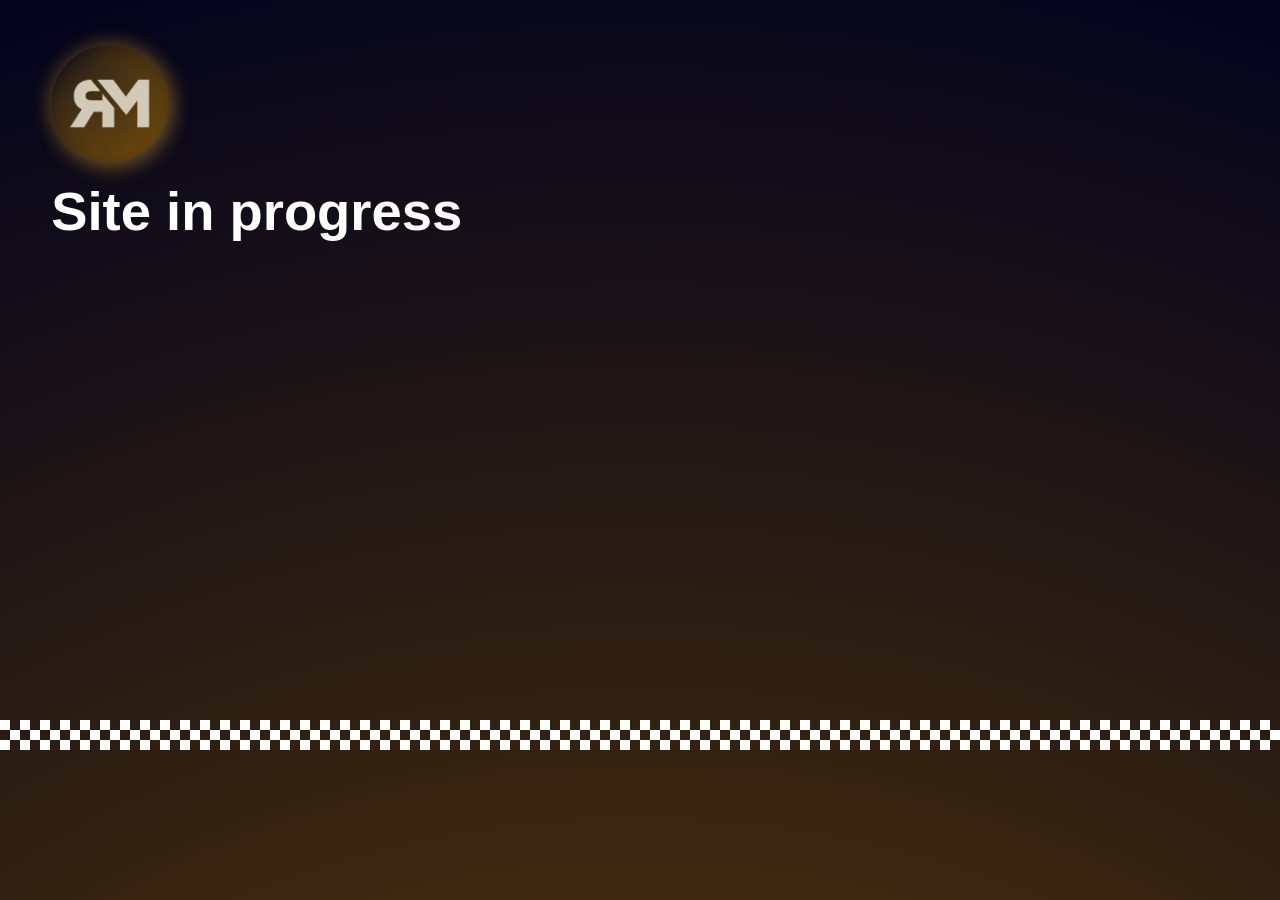
<file: index.html>
<!DOCTYPE html>
<head>
    <meta charset="UTF-8">
    <meta name="viewport" content="width=device-width, initial-scale=1.0">
    <meta name="description" content="Website in progress...">
    <meta name="keywords" content="remym, moscovitz, remymoscovitz, rmoscovitz">
    <link rel="icon" href="rm_custom_icon.png" type="image/png">
    <title>Remy Moscovitz</title>
    <meta property="og:title" content="Remy Moscovitz" />
    <meta property="og:description" content="Wesite in progress..." />
    <meta property="og:image" content="rm_custom_icon.png" />
    <meta property="og:url" content="remymoscovitz.com" />
    <html lang="en">
    <link href="css.css" rel="stylesheet" type="text/css">
</head>
<body>
    <div class="bg_custom"></div>
    <div class="floating_div"></div>
    <img class="floating_logo" src="rm_custom_icon.png">
    <h1 class="main_header2">Site in progress</h1>
    <div class="loader"></div>
</body>
</html>
</file>
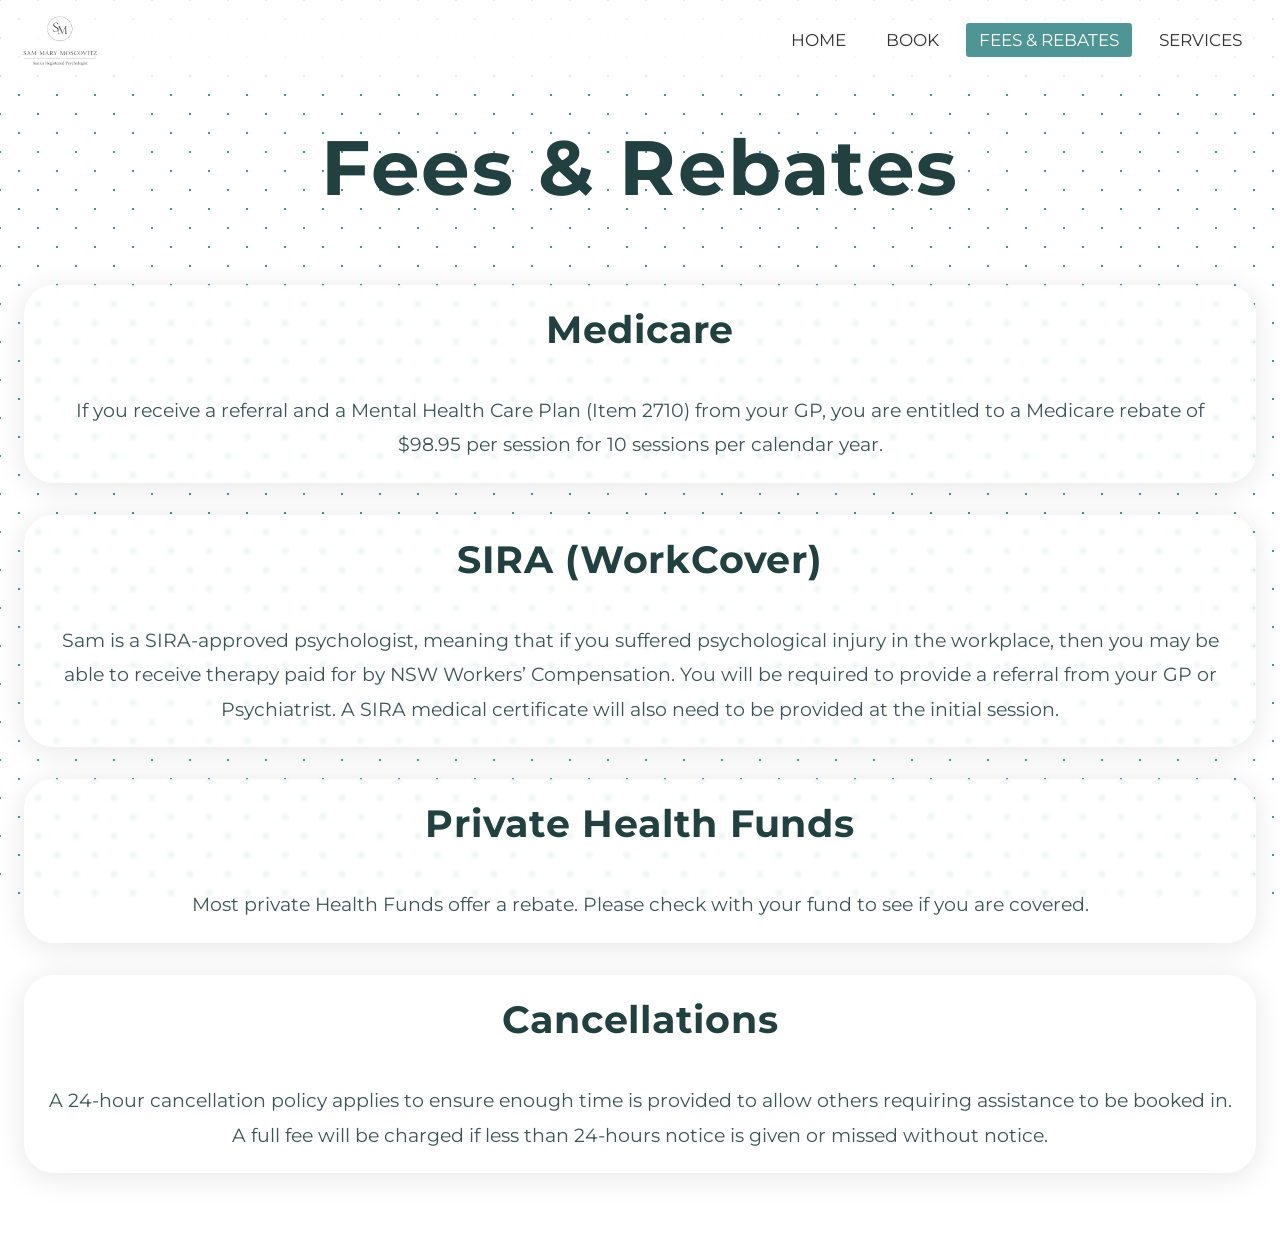
<file: projects/websites/mmspsychology/fees&rebates/index.html>
<!DOCTYPE html>
<html lang="en" dir="ltr">
<head>
  <meta charset="utf-8">
  <title>MMS | Fees & Rebates</title>
  <meta name="viewport" content="width=device-width, initial-scale=1.0">
  <link rel="stylesheet" href="../styles/navigation.css">
  <link rel="stylesheet" href="../styles/global.css">
  <link rel="stylesheet" href="../styles/home.css">
  <!-- Font Awesome Link for Icons -->
  <link rel="stylesheet" href="https://cdnjs.cloudflare.com/ajax/libs/font-awesome/5.15.3/css/all.min.css" />
  <link rel="icon" href="/projects/websites/mmspsychology/media/icons/favicon.png/">
  <link rel="apple-touch-icon" href="/projects/websites/mmspsychology/media/icons/favicon.png/">
</head>
<body>
  <nav>
    <!-- Checkbox for toggling menu -->
    <input type="checkbox" id="check">
    <!-- Menu icon -->
    <label for="check" class="checkbtn">
      <i class="fas fa-bars"></i>
    </label>
    <!-- Site logo -->
    <a href="/projects/websites/mmspsychology/"><img src="/projects/websites/mmspsychology/media/logo2.png" alt="Logo" class="logo"></a>

    <!-- Navigation links -->
    <ul>
      <li><a href="../">Home</a></li>
      <li><a href="/projects/websites/mmspsychology/book">Book</a></li>
      <li><a class="active" href="/projects/websites/mmspsychology/fees&rebates/">Fees & Rebates</a></li>
      <li><a href="#">Services</a></li>
    </ul>
  </nav>

  <main class="home-hero appointments-page">
    <div class="hero-content">
      <div class="hero-text">
        <h1>Fees & Rebates</h1>
      </div>

      <section class="info-section appointments-grid">
        <div class="info-card appointment-card">
          <h2>Medicare</h2>
            <p>
              If you receive a referral and a Mental Health Care Plan (Item 2710) from your GP, you are entitled to a Medicare rebate of $98.95 per session for 10 sessions per calendar year.
            </p>
        </div>

        <div class="info-card appointment-card">
          <h2>SIRA (WorkCover)</h2>
            <p>
              Sam is a SIRA-approved psychologist, meaning that if you suffered psychological injury in the workplace, then you may be able to receive therapy paid for by NSW Workers’ Compensation. You will be required to provide a referral from your GP or Psychiatrist. A SIRA medical certificate will also need to be provided at the initial session.
            </p>
        </div>

        <div class="info-card appointment-card">
          <h2>Private Health Funds</h2>
            <p>
              Most private Health Funds offer a rebate. Please check with your fund to see if you are covered.
            </p>
        </div>

        <div class="info-card appointment-card">
          <h2>Cancellations</h2>
            <p>
              A 24-hour cancellation policy applies to ensure enough time is provided to allow others requiring assistance to be booked in. A full fee will be charged if less than 24-hours notice is given or missed without notice.
            </p>
        </div>

      </section>
    </div>
  </main>
</body>
</html>
</file>
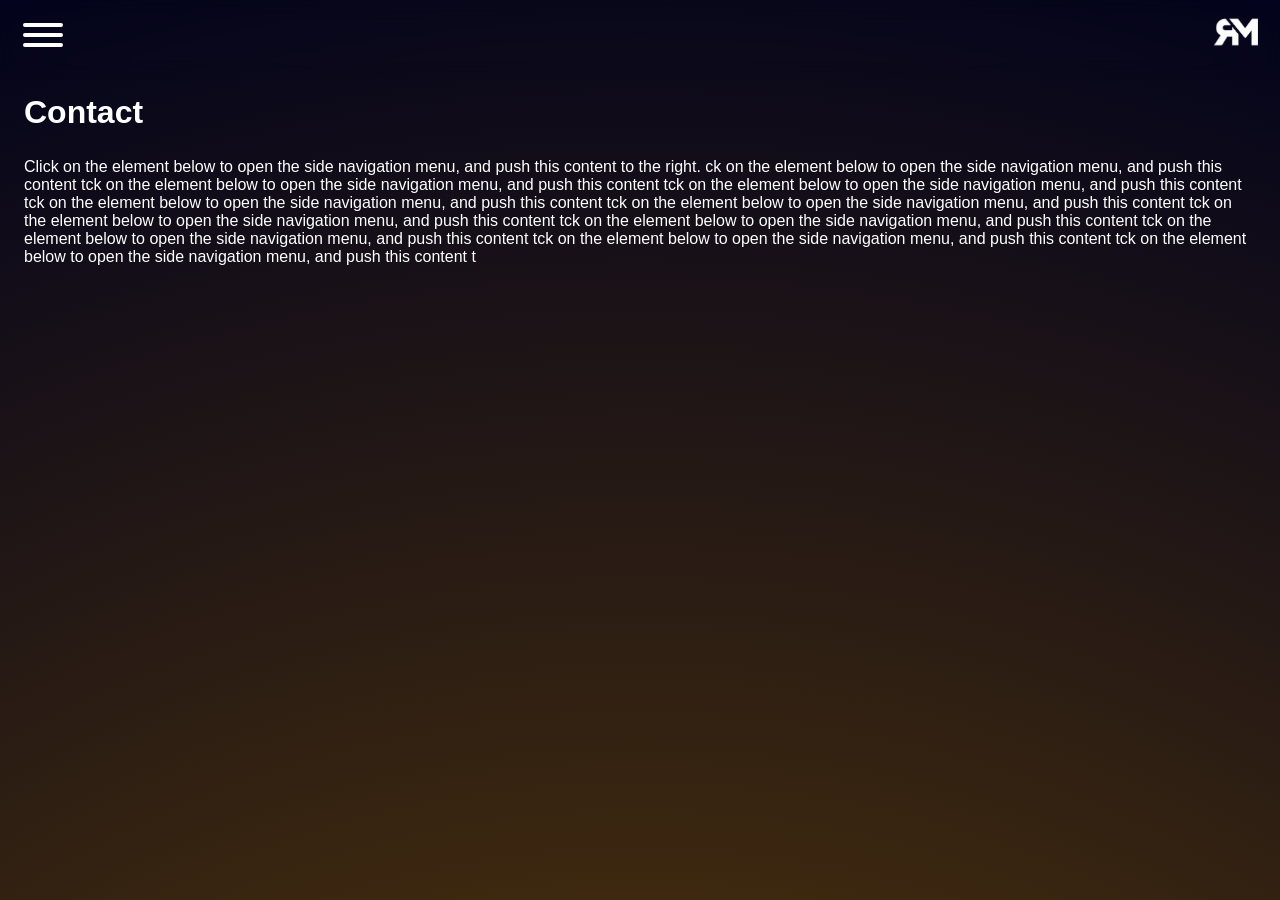
<file: contact.html>
<!DOCTYPE html>

<head>
  <meta charset="UTF-8">
  <meta name="viewport" content="width=device-width, initial-scale=1.0">
  <meta name="description" content="Website in progress...">
  <meta name="keywords" content="remym, moscovitz, remymoscovitz, rmoscovitz">
  <link rel="icon" href="rm_custom_icon.png" type="image/png">
  <title>Contact</title>
  <meta property="og:title" content="Remy Mosvitz" />
  <meta property="og:description" content="Wesite in progress..." />
  <meta property="og:image" content="rm_custom_icon.png" />
  <meta property="og:url" content="remymoscovitz.com" />
  <html lang="en">
  <link href="hamburger.css" rel="stylesheet" type="text/css">
</head>

<body onload="fadeIn()">
  <div class="top_fade">
    <img src="white_nav_icon.png" class="top-right-logo">  
  </div>
  <div id="mySidenav" class="sidenav">
    <a href="home.html">Home</a>
    <a href="#">LinkedIn</a>
    <a href="projects.html">Projects</a>
    <a href="github.html">GitHub</a>
    <a href="#">About</a>
  </div>
  <div style="position: fixed; z-index: 4;">
    <div class="name"></div>
    <div class="hamburger hamburger--minus js-hamburger">
      <div class="hamburger-box">
        <div class="hamburger-inner"></div>
      </div>
    </div>
  </div>
  <script>
    // Look for .hamburger
    var hamburger = document.querySelector(".hamburger");
    var isOpen = false; // Track the state of the menu

    // On click
    hamburger.addEventListener("click", function () {
      // Toggle class "is-active"
      hamburger.classList.toggle("is-active");

      // Check if the menu is currently open or closed
      if (isOpen) {
        closeNav();
      } else {
        openNav();
      }

      // Toggle the state
      isOpen = !isOpen;
    });

    function openNav() {
      document.getElementById("mySidenav").style.width = "250px";
      document.getElementById("main").style.marginLeft = "250px";
    }

    function closeNav() {
      document.getElementById("mySidenav").style.width = "0";
      document.getElementById("main").style.marginLeft = "0";
    }
    function fadeIn() {
            document.getElementById("main").style.opacity = "1";
            document.getElementById("main").style.marginTop = "0px";

        }
  </script>

  <div id="main">
    <div id="fadeIn">
     
      <div class="spacer"></div>
      <h2 style="font-size: 2rem;">Contact</h2>
      <p style="font-size: 1 rem;">Click on the element below to open the side navigation menu, and push this content to
        the right. ck on the element below to open the side navigation menu, and push this content tck on the element below to open the side navigation menu, and push this content tck on the element below to open the side navigation menu, and push this content tck on the element below to open the side navigation menu, and push this content tck on the element below to open the side navigation menu, and push this content tck on the element below to open the side navigation menu, and push this content tck on the element below to open the side navigation menu, and push this content tck on the element below to open the side navigation menu, and push this content tck on the element below to open the side navigation menu, and push this content tck on the element below to open the side navigation menu, and push this content t</p>
    </div>
  </div>
</body>

</html>
</file>
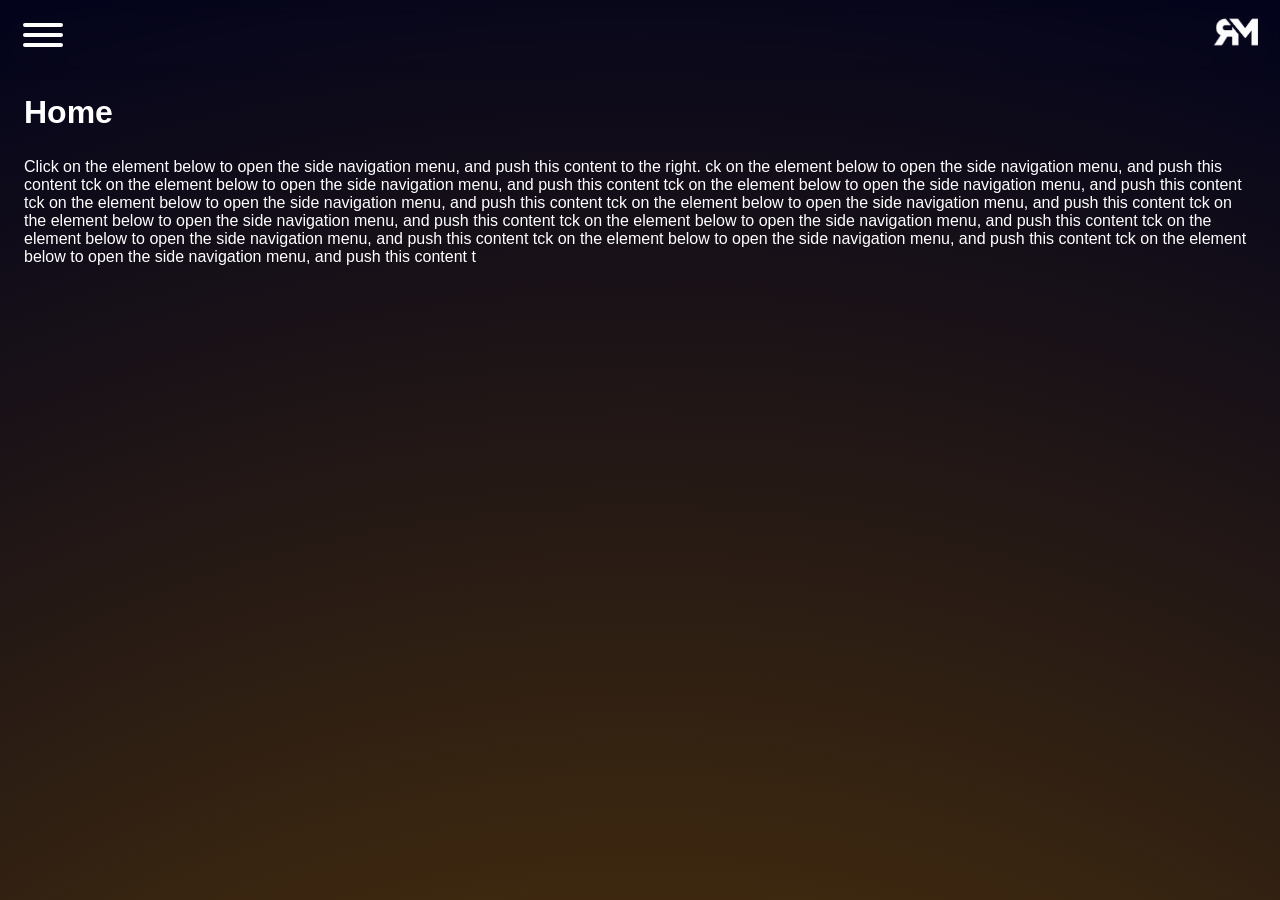
<file: home.html>
<!DOCTYPE html>

<head>
  <meta charset="UTF-8">
  <meta name="viewport" content="width=device-width, initial-scale=1.0">
  <meta name="description" content="Website in progress...">
  <meta name="keywords" content="remym, moscovitz, remymoscovitz, rmoscovitz">
  <link rel="icon" href="rm_custom_icon.png" type="image/png">
  <title>Home</title>
  <meta property="og:title" content="Remy Mosvitz" />
  <meta property="og:description" content="Wesite in progress..." />
  <meta property="og:image" content="rm_custom_icon.png" />
  <meta property="og:url" content="remymoscovitz.com" />
  <html lang="en">
  <link href="hamburger.css" rel="stylesheet" type="text/css">
</head>

<body onload="fadeIn()">
  <div class="top_fade"> 
    <img src="white_nav_icon.png" class="top-right-logo">
  </div>
  <div id="mySidenav" class="sidenav">
    <a href="#">LinkedIn</a>
    <a href="projects/index.html">Projects</a>
    <a href="github.html">GitHub</a>
    <a href="contact.html">Contact</a>
    <a href="#">About</a>
  </div>
  <div style="position: fixed; z-index: 4;">
    <div class="name"></div>
    <div class="hamburger hamburger--minus js-hamburger">
      <div class="hamburger-box">
        <div class="hamburger-inner"></div>
      </div>
    </div>
  </div>
  <script>
    // Look for .hamburger
    var hamburger = document.querySelector(".hamburger");
    var isOpen = false; // Track the state of the menu

    // On click
    hamburger.addEventListener("click", function () {
      // Toggle class "is-active"
      hamburger.classList.toggle("is-active");

      // Check if the menu is currently open or closed
      if (isOpen) {
        closeNav();
      } else {
        openNav();
      }

      // Toggle the state
      isOpen = !isOpen;
    });

    function openNav() {
      document.getElementById("mySidenav").style.width = "250px";
      document.getElementById("main").style.marginLeft = "250px";
    }

    function closeNav() {
      document.getElementById("mySidenav").style.width = "0";
      document.getElementById("main").style.marginLeft = "0";
    }
    function fadeIn() {
            document.getElementById("main").style.opacity = "1";
            document.getElementById("main").style.marginTop = "0px";

        }
  </script>

  <div id="main">
    
     
    <div class="spacer">
      </div>
       <div id="fadeIn">
       <h2 style="font-size: 2rem;">Home</h2>
       <p style="font-size: 1 rem;">Click on the element below to open the side navigation menu, and push this content to
        the right. ck on the element below to open the side navigation menu, and push this content tck on the element below to open the side navigation menu, and push this content tck on the element below to open the side navigation menu, and push this content tck on the element below to open the side navigation menu, and push this content tck on the element below to open the side navigation menu, and push this content tck on the element below to open the side navigation menu, and push this content tck on the element below to open the side navigation menu, and push this content tck on the element below to open the side navigation menu, and push this content tck on the element below to open the side navigation menu, and push this content tck on the element below to open the side navigation menu, and push this content t
      </p>
      
    </div>
  </div>
</body>

</html>
</file>
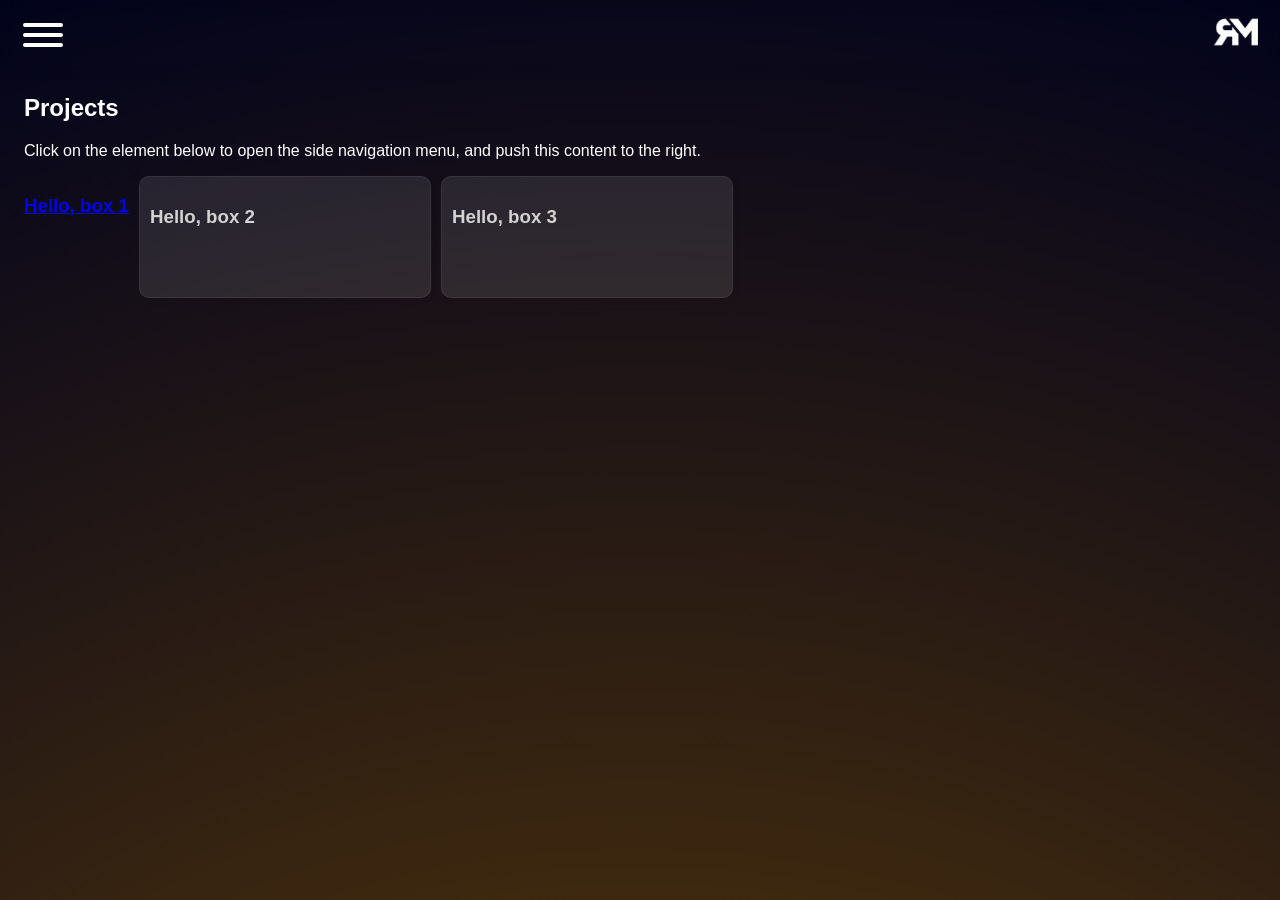
<file: projects.html>
<!DOCTYPE html>

<head>
    <meta charset="UTF-8">
    <meta name="viewport" content="width=device-width, initial-scale=1.0">
    <meta name="description" content="Website in progress...">
    <meta name="keywords" content="remym, moscovitz, remymoscovitz, rmoscovitz">
    <link rel="icon" href="rm_custom_icon.png" type="image/png">
    <title>Projects</title>
    <meta property="og:title" content="Remy Mosvitz" />
    <meta property="og:description" content="Wesite in progress..." />
    <meta property="og:image" content="rm_custom_icon.png" />
    <meta property="og:url" content="remymoscovitz.com" />
    <html lang="en">
    <link href="hamburger.css" rel="stylesheet" type="text/css">
</head>

<body onload="fadeIn()">
    <div class="top_fade"> <img src="white_nav_icon.png" class="top-right-logo"></div>
    <div id="mySidenav" class="sidenav">
        <a href="home.html">Home</a>
        <a href="contact.html">LinkedIn</a>
        <a href="github.html">GitHub</a>
        <a href="contact.html">Contact</a>
        <a href="#">About</a>
    </div>
    <div style="position: fixed; z-index:3;">
        <div class="name"></div>
        <div class="hamburger hamburger--minus js-hamburger">
            <div class="hamburger-box">
                <div class="hamburger-inner"></div>
            </div>
        </div>
    </div>
    <script>
        // Look for .hamburger
        var hamburger = document.querySelector(".hamburger");
        var isOpen = false; // Track the state of the menu

        // On click
        hamburger.addEventListener("click", function () {
            // Toggle class "is-active"
            hamburger.classList.toggle("is-active");

            // Check if the menu is currently open or closed
            if (isOpen) {
                closeNav();
            } else {
                openNav();
            }

            // Toggle the state
            isOpen = !isOpen;
        });

        

        function fadeIn() {
            document.getElementById("main").style.opacity = "1";
            document.getElementById("main").style.marginTop = "0px";

        }

        



        function openNav() {
            document.getElementById("mySidenav").style.width = "250px";
            document.getElementById("main").style.marginLeft = "250px";
        }

        function closeNav() {
            document.getElementById("mySidenav").style.width = "0";
            document.getElementById("main").style.marginLeft = "0";
        }
    </script>
    <div id="main">
        <div id="fadeIn">
        <div class="spacer"></div>
        <h2>Projects</h2>
        <p>Click on the element below to open the side navigation menu, and push this content to the right.</p>
        <div class="project-items">

            <a href="projects/websites/BrownBears/">
                <div>
                <h3>Hello, box 1</h3>

            </div>
            </a>

            <div>
                <h3>Hello, box 2</h3>
            </div>

            <div>
                <h3>Hello, box 3</h3>
            </div>
        </div>
        </div>
    </div>
</body>

</html>
</file>
<file: css.css>
@charset "utf-8";

.bg_custom {
  background: radial-gradient(circle at 50% 210%, #784d03, #02031c); 
  /* Use!!!! https://learnui.design/tools/gradient-generator.html */
color: white;
height: 100vh;
width: 100vw;
position: fixed;
margin-left: -4vw;
z-index: -1;

}
.heading_me{
  font-size: 100rem;
}
.body_text {
  font-size: 10rem;
}
nav {
    /*background-color: black;*/
    text-align: right;
}
.main_header {
    font-family: arial; 
    font-size: 3.4rem; 
    margin-top: 20vh;
    z-index: 999;
    color: white;
    position: relative;

}

.main_header2{
    font-family: arial; 
    font-size: 3.4rem; 
    margin-top: 20vh;
    z-index: 999;
    color: white;
    position: fixed;

}

body {
    color: white;
    padding-left: 4vw;
    padding-right: 4vw;
    padding-top: 0vh;
    padding-bottom: 4vh;
    opacity: 1;
    /* to animate*/
     
}

@keyframes totheright {
    0% {left: 2vw;}
    50% {left:85.5vw;}
    100% {left: 2vw}
}
.floating_div {
    background-color: goldenrod;
    height: 13.5vh;
    width: 13.5vh;
    filter: blur(10px);
    opacity: 49%;
    border-radius: 999px;
    position: fixed;
    animation: totheright 6s infinite ease-in-out;
    top: 5vh;
    
}
@keyframes dots {

}

.loader {
width: 100vw;
height: 30px;
--c:#ffffff 50%,#ff000000 0;
background: 
linear-gradient(90deg ,var(--c)) 0 0%,
linear-gradient(-90deg,var(--c)) 0 50%,
linear-gradient(90deg ,var(--c)) 0 100%;
background-size: 20px calc(100%/3);
background-repeat: repeat-x;
animation: l8 .5s infinite linear;
position: fixed;
top: 80vh;
left: 0;
}
@keyframes l8 {
100% {background-position: -20px 0%,-20px 50%,-20px 100%}
}
.floating_logo {
    height: 13vh;
    width: 13vh;
    opacity: 70%;
    border-radius: 999px;
    position: fixed;
    animation: totheright 6s infinite ease-in-out;
    top: 5vh;
    
}

/*---------------------- Navigation -----------*/
.Title {
	color:#003168;
	font-family: Arial;
	text-align: center;
	background-color: #FFF;
	padding-top: 100vh;
	padding-bottom: 15px;
	font-size: 110%;
	font-size-adjust:0.5;	
}

.Page {
	background-color: #003168;
	
}

.Logo {
	margin-left: auto;
	height: 30px
}

/*----------------------------------------------Navigation--------------------------------------------*/



* {
    margin: 0;
    padding: 0;
    box-sizing: border-box;
  }
  
  body {
    font-family: "Poppins", sans-serif;
    overflow: hidden;
  }
  
  .container {
    max-width: 100%;
    width: 100%;
    height: 100px;
    margin: 0px;
  }
  
  .navbar {
    width: 100%;
    /*box-shadow: 0 1px 4px #784d03;*/
    
    
  }
  
  .nav-container {
      justify-content: space-between;
      align-items: center;
      height: 30vh;
      
  }
  
  .navbar .menu-items {
    display: inline-flex;
    width:100%;
  }
  
  .navbar .nav-container li {
    list-style: none;
  }
  /*-----Menu text Items--------------------*/
  .navbar .nav-container a {
    text-decoration: none;
    color: rgb(255, 255, 255);
    font-weight: 500;
    font-size: 3rem;
    padding: 0.7rem;
    font-family: arial;
      transition: font-size .35s ease-out;
  }
  
  .navbar .nav-container a:hover{
      
      
      font-size: 4rem;
    transition: font-size .4s ease-in-out;
  }
  
  /*-----Size of flyout menu--------------------*/
  
  .nav-container {
      display: block;
      position: relative;
      height: 89px;
      /*background: rgb(2,3,28);
background: linear-gradient(167deg, rgba(2,3,28,1) 0%, rgba(120,77,3,1) 100%);
     */ 
     
  }
  
  .nav-container .checkbox {
    position: absolute;
    display: block;
    height: 32px;
    width: 32px;
    top: 34%;
    left: 2%;
    z-index: 5;
    opacity: 0;
    cursor: pointer;
  }
  
  .nav-container .hamburger-lines {
    display: block;
    height: 26px;
    width: 32px;
    position: absolute;
    top: 34%;
    left: 2%;
    z-index: 2;
    display: flex;
    flex-direction: column;
    justify-content: space-between;
  }
  
  .nav-container .hamburger-lines .line {
    display: block;
    height: 4px;
    width: 100%;
    border-radius: 10px;
    background: rgb(255, 255, 255);
  }
  
  .nav-container .hamburger-lines .line1 {
    transform-origin: 0% 0%;
    transition: transform 0.4s ease-in-out;
    
  }
  
  .nav-container .hamburger-lines .line2 {
    transition: transform 0.2s ease-in-out;
  }
  
  .nav-container .hamburger-lines .line3 {
    transform-origin: 0% 100%;
    transition: transform 0.4s ease-in-out;
  }
  
  .navbar .menu-items {
      opacity: 1;
      padding-top: 15vh;
      color: white;
      /* background: #B4975A; */
      height: -10vh;
      width: 40vw;
      display: flex;
      flex-direction: column;
      
      transition: margin-bottom 0.25s ease, opacity 0.3s ease-in; /* Changed transition to only affect opacity */
      text-align: left;
      margin-left: -200%;
      position: fixed;
      
      
  }
  
  .navbar .menu-items li {
    margin-bottom: -10vh;
    font-size: 1.5rem;
    font-weight: 500;
    margin-left: 1vw;
    transition: margin-bottom 1s ease;
    
  }

  .navbar input[type="checkbox"]:checked ~ .menu-items li {
  transform: translateX(0);
  margin-bottom: 1vh;
  }
  
  .logo2 {
    position: absolute;
    top:19%;
    right: 15px;
    font-size: 1.2rem;
    color: white;
    height: 40px;
  }
  
  .nav-container input[type="checkbox"]:checked ~ .menu-items {
    transform: translateX(0);
    opacity: 1;
      margin-left: 0px;
      margin-bottom: 10vh;
      transition: margin-bottom 0.7 ease, opacity 0.3s ease;
  }

  .nav-container input[type="checkbox"]:not(:checked) ~ .menu-items {
    transform: translateX(0);
    opacity: 0;
    pointer-events: none;
      margin-left: 0px;
      margin-bottom: 40vh;
      transition: margin-bottom 0.7 ease, opacity 0.3s ease;
      

  
  }
  
  .nav-container input[type="checkbox"]:checked ~ .hamburger-lines .line1 {
    transform: rotate(45deg);
      background-color: white;
      
  }
  
  .nav-container input[type="checkbox"]:checked ~ .hamburger-lines .line2 {
    transform: scaleY(0);
      background-color: white;
      
  }
  
  .nav-container input[type="checkbox"]:checked ~ .hamburger-lines .line3 {
    transform: rotate(-45deg);
      background-color: white;
  }
  
  .nav-container input[type="checkbox"]:checked ~ .logo{
    display: none;
  }

  .main_content {
    color: white;
    margin-top: 15vh;
    
    
  }

    
  
  /* CSS Document */
  
  .Title1 {
      
    position: absolute;
    display: block;
    height: 32px;
    width: 32px;
    top: 30%;
    left: 46%;
    z-index: 5;
    font-size: 1.8rem;
    font-family: arial;
    opacity: 1;
    
  }

  .project-box {
    border: 2px solid white;
    border-radius: 15px;
    padding: 1rem;
    margin-bottom: 2rem;
    transition: transform 0.3s ease;
  }
  
/*--------------Testing Styles ----------------------------*/

.main_heading {
  color: white;
  font-family: Arial;
  font-size: 2rem;
  margin-left: 16vw

}
</file>
<file: projects/websites/mmspsychology/styles/navigation.css>
@import url('https://fonts.googleapis.com/css2?family=Montserrat:ital,wght@0,100..900;1,100..900&display=swap');

* {
  margin: 0;
  padding: 0;
  box-sizing: border-box;
}

html, body {
  margin: 0;
  padding: 0;
}

/* ==========================
   Navigation bar
   ========================== */
nav {
  background: #ffffff9e;
  height: 80px;
  width: 100%;
  padding-left: 20px;
  position: sticky;
  top: 0;
  z-index: 1000;
  display: flow-root;
  inset: 0;
  backdrop-filter: blur(25px);
}

/* logo image in navbar */
.logo {
  max-width: 120px;
  height: 80px;
  vertical-align: middle;
}

nav ul {
  float: right;
  margin-right: 20px;
  list-style: none;
}

nav ul li {
  display: inline-block;
  line-height: 80px;
  margin: 0 5px;
}

nav ul li a {
  text-decoration: none;
  color: #333;
  font-size: 17px;
  padding: 7px 13px;
  border-radius: 3px;
  text-transform: uppercase;
}

a.active,
a:hover {
  background: hsl(180, 30%, 45%);
  color: #fff;
  transition: 0.5s;
}

/* mobile menu icon */
.checkbtn {
  font-size: 22px;
  color: hsl(180, 30%, 45%);
  float: right;
  line-height: 80px;
  margin-right: 30px;
  cursor: pointer;
  display: none;
}

#check {
  display: none;
}

@media (max-width: 1050px) {
  .logo {
    max-width: 80px;
  }

  nav ul li a {
    font-size: 16px;
  }
}

@media (max-width: 890px) {
  .checkbtn {
    display: block;
  }

  nav ul {
    position: fixed;
    width: 100%;
    height: 100vh;
    background: #2c3e50;
    top: 80px;
    left: -100%;
    text-align: center;
    transition: all 0.5s;
    float: none;
    margin-right: 0;
  }

  nav ul li {
    display: block;
    margin: 50px 0;
    line-height: 30px;
  }

  nav ul li a {
    font-size: 20px;
    color: #fff;
  }

  a:hover,
  a.active {
    background: none;
    color: hsl(180, 30%, 45%);
  }

  #check:checked ~ ul {
    left: 0;
  }
}
</file>
<file: projects/websites/mmspsychology/styles/global.css>
/* Global styles (used across ALL pages) */

html, body {
    margin: 0;
    padding: 0;
    min-height: 100%;
}

body {
    font-family: "Montserrat", sans-serif;
    position: relative;
    background: none;
}

body::before {
    content: "";
    position: fixed;
    inset: 0;
    z-index: -1;
    pointer-events: none;

    background-color: #ffffff;
    background-image:
        radial-gradient(#4c9494 1.2px, transparent 1px),
        radial-gradient(#4c9494 1.2px, #ffffff 1px);
    background-size: 38px 38px;
    background-position: 0 0, 19px 19px;
}

/* Global heading styles */
h1, h2, h3 {
    color: #234040;
    font-weight: 700;
    letter-spacing: 0.02em;
}

/* Global paragraph styles */
p {
    color: #3d5555;
    line-height: 1.8;
}

@media (max-width: 768px) {
    .home-hero {
        padding: 36px 16px 56px;
    }

    .profile-image-wrapper {
        width: min(72vw, 360px);
        margin-bottom: 24px;
    }

    .hero-text h1 {
        font-size: clamp(2rem, 9vw, 3.4rem);
    }

    .info-section {
        gap: 24px;
        margin-top: 32px;
    }

    .info-card {
        padding: 30px 24px;
        border-radius: 24px;
        
    }
}
</file>
<file: projects/websites/mmspsychology/styles/home.css>
.home-hero {
    min-height: calc(100vh - 80px);
    display: flex;
    justify-content: center;
    padding: 48px 24px 72px;
    clear: both;
}

.hero-content {
    width: 100%;
    margin: 0 auto;
    display: flex;
    flex-direction: column;
    align-items: center;
    text-align: center;
}

.profile-image-wrapper {
    width: clamp(220px, 30vw, 380px);
    aspect-ratio: 1 / 1;
    border-radius: 50%;
    overflow: hidden;
    box-shadow: 0 10px 30px rgba(0, 0, 0, 0.12);
    margin-bottom: 28px;
    flex-shrink: 0;
}

.profile-image {
    width: 100%;
    height: 100%;
    object-fit: cover;
    display: block;
}

.hero-text {
    width: 100%;
}

.hero-text h1 {
    font-size: clamp(2.6rem, 6vw, 5rem);
    line-height: 1.05;
    margin: 0;
}

.info-section {
    width: 100%;
    display: grid;
    grid-template-columns: 1fr;
    gap: 32px;
    margin-top: 40px;
    align-self: stretch;
}

.info-card {
    /* From https://css.glass */
background: rgba(255, 255, 255, 0.2);
border-radius: 30px;
box-shadow: 0 4px 30px rgba(0, 0, 0, 0.1);
backdrop-filter: blur(2px);
-webkit-backdrop-filter: blur(6.1px);
border: 1px solid rgba(255, 255, 255, 0.3);
padding: 20px;
}


.info-card h2 {
    font-size: clamp(1.8rem, 3vw, 2.4rem);
    margin: 0 0 18px;
}

.info-card p {
    font-size: clamp(1rem, 1.5vw, 1.2rem);
    margin: 0;
}


.appointments-page .hero-text {
    margin-bottom: 36px;
}

.appointments-grid {
    gap: 32px;
}

.appointment-card {
    display: flex;
    flex-direction: column;
    align-items: center;
    gap: 22px;
}

.map-card {
    width: 100%;
    border-radius: 22px;
    overflow: hidden;
    box-shadow: 0 8px 22px rgba(35, 64, 64, 0.10);
}

.map-card iframe {
    width: 100%;
    height: 360px;
    border: 0;
    display: block;
}

.book-button {
    display: inline-flex;
    align-items: center;
    justify-content: center;
    min-width: 180px;
    padding: 14px 28px;
    border-radius: 999px;
    background: #4c9494;
    color: #ffffff;
    text-decoration: none;
    font-weight: 700;
    letter-spacing: 0.02em;
    transition: transform 0.2s ease, box-shadow 0.2s ease, background 0.2s ease;
    box-shadow: 0 10px 22px rgba(76, 148, 148, 0.25);
}

.book-button:hover {
    background: #3f8080;
    transform: translateY(-2px);
    box-shadow: 0 14px 28px rgba(76, 148, 148, 0.3);
}

@media (max-width: 768px) {
    .appointments-page .hero-text {
        margin-bottom: 28px;
    }

    .map-card iframe {
        height: 300px;
    }

    .book-button {
        width: 100%;
        min-width: 0;
    }
}
</file>
<file: hamburger.css>
/*! CREDIT:
 * Hamburgers
 * @description Tasty CSS-animated hamburgers
 * @author Jonathan Suh @jonsuh
 * @site https://jonsuh.com/hamburgers
 * @link https://github.com/jonsuh/hamburgers
 */
 .hamburger {
  padding: 15px 15px;
  display: inline-block;
  cursor: pointer;
  transition-property: opacity, filter;
  transition-duration: 0.15s;
  transition-timing-function: linear;
  font: inherit;
  color: inherit;
  text-transform: none;
  background-color: transparent;
  border: 0;
  margin: 0;
  overflow: visible; }
  .hamburger:hover {
    opacity: 0.7; }
  .hamburger.is-active:hover {
    opacity: 0.7; }
  .hamburger.is-active .hamburger-inner,
  .hamburger.is-active .hamburger-inner::before,
  .hamburger.is-active .hamburger-inner::after {
    background-color: white; }

.hamburger-box {
  width: 40px;
  height: 24px;
  display: inline-block;
  z-index: 99;
  position: relative; }

.hamburger-inner {
  display: block;
  top: 50%;
  margin-top: -2px; }
  .hamburger-inner, .hamburger-inner::before, .hamburger-inner::after {
    width: 40px;
    height: 4px;
    background-color: white;
    border-radius: 4px;
    position: absolute;
    transition-property: transform;
    transition-duration: 0.15s;
    transition-timing-function: ease; }
  .hamburger-inner::before, .hamburger-inner::after {
    content: "";
    display: block; }
  .hamburger-inner::before {
    top: -10px; }
  .hamburger-inner::after {
    bottom: -10px; }

/*
   * 3DX
   */
.hamburger--3dx .hamburger-box {
  perspective: 80px; }

.hamburger--3dx .hamburger-inner {
  transition: transform 0.15s cubic-bezier(0.645, 0.045, 0.355, 1), background-color 0s 0.1s cubic-bezier(0.645, 0.045, 0.355, 1); }
  .hamburger--3dx .hamburger-inner::before, .hamburger--3dx .hamburger-inner::after {
    transition: transform 0s 0.1s cubic-bezier(0.645, 0.045, 0.355, 1); }

.hamburger--3dx.is-active .hamburger-inner {
  background-color: transparent !important;
  transform: rotateY(180deg); }
  .hamburger--3dx.is-active .hamburger-inner::before {
    transform: translate3d(0, 10px, 0) rotate(45deg); }
  .hamburger--3dx.is-active .hamburger-inner::after {
    transform: translate3d(0, -10px, 0) rotate(-45deg); }

/*
   * 3DX Reverse
   */
.hamburger--3dx-r .hamburger-box {
  perspective: 80px; }

.hamburger--3dx-r .hamburger-inner {
  transition: transform 0.15s cubic-bezier(0.645, 0.045, 0.355, 1), background-color 0s 0.1s cubic-bezier(0.645, 0.045, 0.355, 1); }
  .hamburger--3dx-r .hamburger-inner::before, .hamburger--3dx-r .hamburger-inner::after {
    transition: transform 0s 0.1s cubic-bezier(0.645, 0.045, 0.355, 1); }

.hamburger--3dx-r.is-active .hamburger-inner {
  background-color: transparent !important;
  transform: rotateY(-180deg); }
  .hamburger--3dx-r.is-active .hamburger-inner::before {
    transform: translate3d(0, 10px, 0) rotate(45deg); }
  .hamburger--3dx-r.is-active .hamburger-inner::after {
    transform: translate3d(0, -10px, 0) rotate(-45deg); }

/*
   * 3DY
   */
.hamburger--3dy .hamburger-box {
  perspective: 80px; }

.hamburger--3dy .hamburger-inner {
  transition: transform 0.15s cubic-bezier(0.645, 0.045, 0.355, 1), background-color 0s 0.1s cubic-bezier(0.645, 0.045, 0.355, 1); }
  .hamburger--3dy .hamburger-inner::before, .hamburger--3dy .hamburger-inner::after {
    transition: transform 0s 0.1s cubic-bezier(0.645, 0.045, 0.355, 1); }

.hamburger--3dy.is-active .hamburger-inner {
  background-color: transparent !important;
  transform: rotateX(-180deg); }
  .hamburger--3dy.is-active .hamburger-inner::before {
    transform: translate3d(0, 10px, 0) rotate(45deg); }
  .hamburger--3dy.is-active .hamburger-inner::after {
    transform: translate3d(0, -10px, 0) rotate(-45deg); }

/*
   * 3DY Reverse
   */
.hamburger--3dy-r .hamburger-box {
  perspective: 80px; }

.hamburger--3dy-r .hamburger-inner {
  transition: transform 0.15s cubic-bezier(0.645, 0.045, 0.355, 1), background-color 0s 0.1s cubic-bezier(0.645, 0.045, 0.355, 1); }
  .hamburger--3dy-r .hamburger-inner::before, .hamburger--3dy-r .hamburger-inner::after {
    transition: transform 0s 0.1s cubic-bezier(0.645, 0.045, 0.355, 1); }

.hamburger--3dy-r.is-active .hamburger-inner {
  background-color: transparent !important;
  transform: rotateX(180deg); }
  .hamburger--3dy-r.is-active .hamburger-inner::before {
    transform: translate3d(0, 10px, 0) rotate(45deg); }
  .hamburger--3dy-r.is-active .hamburger-inner::after {
    transform: translate3d(0, -10px, 0) rotate(-45deg); }

/*
   * 3DXY
   */
.hamburger--3dxy .hamburger-box {
  perspective: 80px; }

.hamburger--3dxy .hamburger-inner {
  transition: transform 0.15s cubic-bezier(0.645, 0.045, 0.355, 1), background-color 0s 0.1s cubic-bezier(0.645, 0.045, 0.355, 1); }
  .hamburger--3dxy .hamburger-inner::before, .hamburger--3dxy .hamburger-inner::after {
    transition: transform 0s 0.1s cubic-bezier(0.645, 0.045, 0.355, 1); }

.hamburger--3dxy.is-active .hamburger-inner {
  background-color: transparent !important;
  transform: rotateX(180deg) rotateY(180deg); }
  .hamburger--3dxy.is-active .hamburger-inner::before {
    transform: translate3d(0, 10px, 0) rotate(45deg); }
  .hamburger--3dxy.is-active .hamburger-inner::after {
    transform: translate3d(0, -10px, 0) rotate(-45deg); }

/*
   * 3DXY Reverse
   */
.hamburger--3dxy-r .hamburger-box {
  perspective: 80px; }

.hamburger--3dxy-r .hamburger-inner {
  transition: transform 0.15s cubic-bezier(0.645, 0.045, 0.355, 1), background-color 0s 0.1s cubic-bezier(0.645, 0.045, 0.355, 1); }
  .hamburger--3dxy-r .hamburger-inner::before, .hamburger--3dxy-r .hamburger-inner::after {
    transition: transform 0s 0.1s cubic-bezier(0.645, 0.045, 0.355, 1); }

.hamburger--3dxy-r.is-active .hamburger-inner {
  background-color: transparent !important;
  transform: rotateX(180deg) rotateY(180deg) rotateZ(-180deg); }
  .hamburger--3dxy-r.is-active .hamburger-inner::before {
    transform: translate3d(0, 10px, 0) rotate(45deg); }
  .hamburger--3dxy-r.is-active .hamburger-inner::after {
    transform: translate3d(0, -10px, 0) rotate(-45deg); }

/*
   * Arrow
   */
.hamburger--arrow.is-active .hamburger-inner::before {
  transform: translate3d(-8px, 0, 0) rotate(-45deg) scale(0.7, 1); }

.hamburger--arrow.is-active .hamburger-inner::after {
  transform: translate3d(-8px, 0, 0) rotate(45deg) scale(0.7, 1); }

/*
   * Arrow Right
   */
.hamburger--arrow-r.is-active .hamburger-inner::before {
  transform: translate3d(8px, 0, 0) rotate(45deg) scale(0.7, 1); }

.hamburger--arrow-r.is-active .hamburger-inner::after {
  transform: translate3d(8px, 0, 0) rotate(-45deg) scale(0.7, 1); }

/*
   * Arrow Alt
   */
.hamburger--arrowalt .hamburger-inner::before {
  transition: top 0.1s 0.1s ease, transform 0.1s cubic-bezier(0.165, 0.84, 0.44, 1); }

.hamburger--arrowalt .hamburger-inner::after {
  transition: bottom 0.1s 0.1s ease, transform 0.1s cubic-bezier(0.165, 0.84, 0.44, 1); }

.hamburger--arrowalt.is-active .hamburger-inner::before {
  top: 0;
  transform: translate3d(-8px, -10px, 0) rotate(-45deg) scale(0.7, 1);
  transition: top 0.1s ease, transform 0.1s 0.1s cubic-bezier(0.895, 0.03, 0.685, 0.22); }

.hamburger--arrowalt.is-active .hamburger-inner::after {
  bottom: 0;
  transform: translate3d(-8px, 10px, 0) rotate(45deg) scale(0.7, 1);
  transition: bottom 0.1s ease, transform 0.1s 0.1s cubic-bezier(0.895, 0.03, 0.685, 0.22); }

/*
   * Arrow Alt Right
   */
.hamburger--arrowalt-r .hamburger-inner::before {
  transition: top 0.1s 0.1s ease, transform 0.1s cubic-bezier(0.165, 0.84, 0.44, 1); }

.hamburger--arrowalt-r .hamburger-inner::after {
  transition: bottom 0.1s 0.1s ease, transform 0.1s cubic-bezier(0.165, 0.84, 0.44, 1); }

.hamburger--arrowalt-r.is-active .hamburger-inner::before {
  top: 0;
  transform: translate3d(8px, -10px, 0) rotate(45deg) scale(0.7, 1);
  transition: top 0.1s ease, transform 0.1s 0.1s cubic-bezier(0.895, 0.03, 0.685, 0.22); }

.hamburger--arrowalt-r.is-active .hamburger-inner::after {
  bottom: 0;
  transform: translate3d(8px, 10px, 0) rotate(-45deg) scale(0.7, 1);
  transition: bottom 0.1s ease, transform 0.1s 0.1s cubic-bezier(0.895, 0.03, 0.685, 0.22); }

/*
   * Arrow Turn
   */
.hamburger--arrowturn.is-active .hamburger-inner {
  transform: rotate(-180deg); }
  .hamburger--arrowturn.is-active .hamburger-inner::before {
    transform: translate3d(8px, 0, 0) rotate(45deg) scale(0.7, 1); }
  .hamburger--arrowturn.is-active .hamburger-inner::after {
    transform: translate3d(8px, 0, 0) rotate(-45deg) scale(0.7, 1); }

/*
   * Arrow Turn Right
   */
.hamburger--arrowturn-r.is-active .hamburger-inner {
  transform: rotate(-180deg); }
  .hamburger--arrowturn-r.is-active .hamburger-inner::before {
    transform: translate3d(-8px, 0, 0) rotate(-45deg) scale(0.7, 1); }
  .hamburger--arrowturn-r.is-active .hamburger-inner::after {
    transform: translate3d(-8px, 0, 0) rotate(45deg) scale(0.7, 1); }

/*
   * Boring
   */
.hamburger--boring .hamburger-inner, .hamburger--boring .hamburger-inner::before, .hamburger--boring .hamburger-inner::after {
  transition-property: none; }

.hamburger--boring.is-active .hamburger-inner {
  transform: rotate(45deg); }
  .hamburger--boring.is-active .hamburger-inner::before {
    top: 0;
    opacity: 0; }
  .hamburger--boring.is-active .hamburger-inner::after {
    bottom: 0;
    transform: rotate(-90deg); }

/*
   * Collapse
   */
.hamburger--collapse .hamburger-inner {
  top: auto;
  bottom: 0;
  transition-duration: 0.13s;
  transition-delay: 0.13s;
  transition-timing-function: cubic-bezier(0.55, 0.055, 0.675, 0.19); }
  .hamburger--collapse .hamburger-inner::after {
    top: -20px;
    transition: top 0.2s 0.2s cubic-bezier(0.33333, 0.66667, 0.66667, 1), opacity 0.1s linear; }
  .hamburger--collapse .hamburger-inner::before {
    transition: top 0.12s 0.2s cubic-bezier(0.33333, 0.66667, 0.66667, 1), transform 0.13s cubic-bezier(0.55, 0.055, 0.675, 0.19); }

.hamburger--collapse.is-active .hamburger-inner {
  transform: translate3d(0, -10px, 0) rotate(-45deg);
  transition-delay: 0.22s;
  transition-timing-function: cubic-bezier(0.215, 0.61, 0.355, 1); }
  .hamburger--collapse.is-active .hamburger-inner::after {
    top: 0;
    opacity: 0;
    transition: top 0.2s cubic-bezier(0.33333, 0, 0.66667, 0.33333), opacity 0.1s 0.22s linear; }
  .hamburger--collapse.is-active .hamburger-inner::before {
    top: 0;
    transform: rotate(-90deg);
    transition: top 0.1s 0.16s cubic-bezier(0.33333, 0, 0.66667, 0.33333), transform 0.13s 0.25s cubic-bezier(0.215, 0.61, 0.355, 1); }

/*
   * Collapse Reverse
   */
.hamburger--collapse-r .hamburger-inner {
  top: auto;
  bottom: 0;
  transition-duration: 0.13s;
  transition-delay: 0.13s;
  transition-timing-function: cubic-bezier(0.55, 0.055, 0.675, 0.19); }
  .hamburger--collapse-r .hamburger-inner::after {
    top: -20px;
    transition: top 0.2s 0.2s cubic-bezier(0.33333, 0.66667, 0.66667, 1), opacity 0.1s linear; }
  .hamburger--collapse-r .hamburger-inner::before {
    transition: top 0.12s 0.2s cubic-bezier(0.33333, 0.66667, 0.66667, 1), transform 0.13s cubic-bezier(0.55, 0.055, 0.675, 0.19); }

.hamburger--collapse-r.is-active .hamburger-inner {
  transform: translate3d(0, -10px, 0) rotate(45deg);
  transition-delay: 0.22s;
  transition-timing-function: cubic-bezier(0.215, 0.61, 0.355, 1); }
  .hamburger--collapse-r.is-active .hamburger-inner::after {
    top: 0;
    opacity: 0;
    transition: top 0.2s cubic-bezier(0.33333, 0, 0.66667, 0.33333), opacity 0.1s 0.22s linear; }
  .hamburger--collapse-r.is-active .hamburger-inner::before {
    top: 0;
    transform: rotate(90deg);
    transition: top 0.1s 0.16s cubic-bezier(0.33333, 0, 0.66667, 0.33333), transform 0.13s 0.25s cubic-bezier(0.215, 0.61, 0.355, 1); }

/*
   * Elastic
   */
.hamburger--elastic .hamburger-inner {
  top: 2px;
  transition-duration: 0.275s;
  transition-timing-function: cubic-bezier(0.68, -0.55, 0.265, 1.55); }
  .hamburger--elastic .hamburger-inner::before {
    top: 10px;
    transition: opacity 0.125s 0.275s ease; }
  .hamburger--elastic .hamburger-inner::after {
    top: 20px;
    transition: transform 0.275s cubic-bezier(0.68, -0.55, 0.265, 1.55); }

.hamburger--elastic.is-active .hamburger-inner {
  transform: translate3d(0, 10px, 0) rotate(135deg);
  transition-delay: 0.075s; }
  .hamburger--elastic.is-active .hamburger-inner::before {
    transition-delay: 0s;
    opacity: 0; }
  .hamburger--elastic.is-active .hamburger-inner::after {
    transform: translate3d(0, -20px, 0) rotate(-270deg);
    transition-delay: 0.075s; }

/*
   * Elastic Reverse
   */
.hamburger--elastic-r .hamburger-inner {
  top: 2px;
  transition-duration: 0.275s;
  transition-timing-function: cubic-bezier(0.68, -0.55, 0.265, 1.55); }
  .hamburger--elastic-r .hamburger-inner::before {
    top: 10px;
    transition: opacity 0.125s 0.275s ease; }
  .hamburger--elastic-r .hamburger-inner::after {
    top: 20px;
    transition: transform 0.275s cubic-bezier(0.68, -0.55, 0.265, 1.55); }

.hamburger--elastic-r.is-active .hamburger-inner {
  transform: translate3d(0, 10px, 0) rotate(-135deg);
  transition-delay: 0.075s; }
  .hamburger--elastic-r.is-active .hamburger-inner::before {
    transition-delay: 0s;
    opacity: 0; }
  .hamburger--elastic-r.is-active .hamburger-inner::after {
    transform: translate3d(0, -20px, 0) rotate(270deg);
    transition-delay: 0.075s; }

/*
   * Emphatic
   */
.hamburger--emphatic {
  overflow: hidden; }
  .hamburger--emphatic .hamburger-inner {
    transition: background-color 0.125s 0.175s ease-in; }
    .hamburger--emphatic .hamburger-inner::before {
      left: 0;
      transition: transform 0.125s cubic-bezier(0.6, 0.04, 0.98, 0.335), top 0.05s 0.125s linear, left 0.125s 0.175s ease-in; }
    .hamburger--emphatic .hamburger-inner::after {
      top: 10px;
      right: 0;
      transition: transform 0.125s cubic-bezier(0.6, 0.04, 0.98, 0.335), top 0.05s 0.125s linear, right 0.125s 0.175s ease-in; }
  .hamburger--emphatic.is-active .hamburger-inner {
    transition-delay: 0s;
    transition-timing-function: ease-out;
    background-color: transparent !important; }
    .hamburger--emphatic.is-active .hamburger-inner::before {
      left: -80px;
      top: -80px;
      transform: translate3d(80px, 80px, 0) rotate(45deg);
      transition: left 0.125s ease-out, top 0.05s 0.125s linear, transform 0.125s 0.175s cubic-bezier(0.075, 0.82, 0.165, 1); }
    .hamburger--emphatic.is-active .hamburger-inner::after {
      right: -80px;
      top: -80px;
      transform: translate3d(-80px, 80px, 0) rotate(-45deg);
      transition: right 0.125s ease-out, top 0.05s 0.125s linear, transform 0.125s 0.175s cubic-bezier(0.075, 0.82, 0.165, 1); }

/*
   * Emphatic Reverse
   */
.hamburger--emphatic-r {
  overflow: hidden; }
  .hamburger--emphatic-r .hamburger-inner {
    transition: background-color 0.125s 0.175s ease-in; }
    .hamburger--emphatic-r .hamburger-inner::before {
      left: 0;
      transition: transform 0.125s cubic-bezier(0.6, 0.04, 0.98, 0.335), top 0.05s 0.125s linear, left 0.125s 0.175s ease-in; }
    .hamburger--emphatic-r .hamburger-inner::after {
      top: 10px;
      right: 0;
      transition: transform 0.125s cubic-bezier(0.6, 0.04, 0.98, 0.335), top 0.05s 0.125s linear, right 0.125s 0.175s ease-in; }
  .hamburger--emphatic-r.is-active .hamburger-inner {
    transition-delay: 0s;
    transition-timing-function: ease-out;
    background-color: transparent !important; }
    .hamburger--emphatic-r.is-active .hamburger-inner::before {
      left: -80px;
      top: 80px;
      transform: translate3d(80px, -80px, 0) rotate(-45deg);
      transition: left 0.125s ease-out, top 0.05s 0.125s linear, transform 0.125s 0.175s cubic-bezier(0.075, 0.82, 0.165, 1); }
    .hamburger--emphatic-r.is-active .hamburger-inner::after {
      right: -80px;
      top: 80px;
      transform: translate3d(-80px, -80px, 0) rotate(45deg);
      transition: right 0.125s ease-out, top 0.05s 0.125s linear, transform 0.125s 0.175s cubic-bezier(0.075, 0.82, 0.165, 1); }

/*
   * Minus
   */
.hamburger--minus .hamburger-inner::before, .hamburger--minus .hamburger-inner::after {
  transition: bottom 0.18s 0s ease-out, top 0.18s 0s ease-out, opacity 0s linear; }

.hamburger--minus.is-active .hamburger-inner::before, .hamburger--minus.is-active .hamburger-inner::after {
  opacity: 0;
  transition: bottom 0.18s ease-out, top 0.18s ease-out, opacity 0s 0.18s linear; }

.hamburger--minus.is-active .hamburger-inner::before {
  top: 0; }

.hamburger--minus.is-active .hamburger-inner::after {
  bottom: 0; }

/*
   * Slider
   */
.hamburger--slider .hamburger-inner {
  top: 2px; }
  .hamburger--slider .hamburger-inner::before {
    top: 10px;
    transition-property: transform, opacity;
    transition-timing-function: ease;
    transition-duration: 0.15s; }
  .hamburger--slider .hamburger-inner::after {
    top: 20px; }

.hamburger--slider.is-active .hamburger-inner {
  transform: translate3d(0, 10px, 0) rotate(45deg); }
  .hamburger--slider.is-active .hamburger-inner::before {
    transform: rotate(-45deg) translate3d(-5.71429px, -6px, 0);
    opacity: 0; }
  .hamburger--slider.is-active .hamburger-inner::after {
    transform: translate3d(0, -20px, 0) rotate(-90deg); }

/*
   * Slider Reverse
   */
.hamburger--slider-r .hamburger-inner {
  top: 2px; }
  .hamburger--slider-r .hamburger-inner::before {
    top: 10px;
    transition-property: transform, opacity;
    transition-timing-function: ease;
    transition-duration: 0.15s; }
  .hamburger--slider-r .hamburger-inner::after {
    top: 20px; }

.hamburger--slider-r.is-active .hamburger-inner {
  transform: translate3d(0, 10px, 0) rotate(-45deg); }
  .hamburger--slider-r.is-active .hamburger-inner::before {
    transform: rotate(45deg) translate3d(5.71429px, -6px, 0);
    opacity: 0; }
  .hamburger--slider-r.is-active .hamburger-inner::after {
    transform: translate3d(0, -20px, 0) rotate(90deg); }

/*
   * Spin
   */
.hamburger--spin .hamburger-inner {
  transition-duration: 0.32s;
  transition-timing-function: cubic-bezier(0.55, 0.055, 0.675, 0.19); }
  .hamburger--spin .hamburger-inner::before {
    transition: top 0.1s 0.25s ease-in, opacity 0.1s ease-in; }
  .hamburger--spin .hamburger-inner::after {
    transition: bottom 0.1s 0.25s ease-in, transform 0.22s cubic-bezier(0.55, 0.055, 0.675, 0.19); }

.hamburger--spin.is-active .hamburger-inner {
  transform: rotate(225deg);
  transition-delay: 0.12s;
  transition-timing-function: cubic-bezier(0.215, 0.61, 0.355, 1); }
  .hamburger--spin.is-active .hamburger-inner::before {
    top: 0;
    opacity: 0;
    transition: top 0.1s ease-out, opacity 0.1s 0.12s ease-out; }
  .hamburger--spin.is-active .hamburger-inner::after {
    bottom: 0;
    transform: rotate(-90deg);
    transition: bottom 0.1s ease-out, transform 0.22s 0.12s cubic-bezier(0.215, 0.61, 0.355, 1); }

/*
   * Spin Reverse
   */
.hamburger--spin-r .hamburger-inner {
  transition-duration: 0.22s;
  transition-timing-function: cubic-bezier(0.55, 0.055, 0.675, 0.19); }
  .hamburger--spin-r .hamburger-inner::before {
    transition: top 0.1s 0.25s ease-in, opacity 0.1s ease-in; }
  .hamburger--spin-r .hamburger-inner::after {
    transition: bottom 0.1s 0.25s ease-in, transform 0.22s cubic-bezier(0.55, 0.055, 0.675, 0.19); }

.hamburger--spin-r.is-active .hamburger-inner {
  transform: rotate(-225deg);
  transition-delay: 0.12s;
  transition-timing-function: cubic-bezier(0.215, 0.61, 0.355, 1); }
  .hamburger--spin-r.is-active .hamburger-inner::before {
    top: 0;
    opacity: 0;
    transition: top 0.1s ease-out, opacity 0.1s 0.12s ease-out; }
  .hamburger--spin-r.is-active .hamburger-inner::after {
    bottom: 0;
    transform: rotate(90deg);
    transition: bottom 0.1s ease-out, transform 0.22s 0.12s cubic-bezier(0.215, 0.61, 0.355, 1); }

/*
   * Spring
   */
.hamburger--spring .hamburger-inner {
  top: 2px;
  transition: background-color 0s 0.13s linear; }
  .hamburger--spring .hamburger-inner::before {
    top: 10px;
    transition: top 0.1s 0.2s cubic-bezier(0.33333, 0.66667, 0.66667, 1), transform 0.13s cubic-bezier(0.55, 0.055, 0.675, 0.19); }
  .hamburger--spring .hamburger-inner::after {
    top: 20px;
    transition: top 0.2s 0.2s cubic-bezier(0.33333, 0.66667, 0.66667, 1), transform 0.13s cubic-bezier(0.55, 0.055, 0.675, 0.19); }

.hamburger--spring.is-active .hamburger-inner {
  transition-delay: 0.22s;
  background-color: transparent !important; }
  .hamburger--spring.is-active .hamburger-inner::before {
    top: 0;
    transition: top 0.1s 0.15s cubic-bezier(0.33333, 0, 0.66667, 0.33333), transform 0.13s 0.22s cubic-bezier(0.215, 0.61, 0.355, 1);
    transform: translate3d(0, 10px, 0) rotate(45deg); }
  .hamburger--spring.is-active .hamburger-inner::after {
    top: 0;
    transition: top 0.2s cubic-bezier(0.33333, 0, 0.66667, 0.33333), transform 0.13s 0.22s cubic-bezier(0.215, 0.61, 0.355, 1);
    transform: translate3d(0, 10px, 0) rotate(-45deg); }

/*
   * Spring Reverse
   */
.hamburger--spring-r .hamburger-inner {
  top: auto;
  bottom: 0;
  transition-duration: 0.13s;
  transition-delay: 0s;
  transition-timing-function: cubic-bezier(0.55, 0.055, 0.675, 0.19); }
  .hamburger--spring-r .hamburger-inner::after {
    top: -20px;
    transition: top 0.2s 0.2s cubic-bezier(0.33333, 0.66667, 0.66667, 1), opacity 0s linear; }
  .hamburger--spring-r .hamburger-inner::before {
    transition: top 0.1s 0.2s cubic-bezier(0.33333, 0.66667, 0.66667, 1), transform 0.13s cubic-bezier(0.55, 0.055, 0.675, 0.19); }

.hamburger--spring-r.is-active .hamburger-inner {
  transform: translate3d(0, -10px, 0) rotate(-45deg);
  transition-delay: 0.22s;
  transition-timing-function: cubic-bezier(0.215, 0.61, 0.355, 1); }
  .hamburger--spring-r.is-active .hamburger-inner::after {
    top: 0;
    opacity: 0;
    transition: top 0.2s cubic-bezier(0.33333, 0, 0.66667, 0.33333), opacity 0s 0.22s linear; }
  .hamburger--spring-r.is-active .hamburger-inner::before {
    top: 0;
    transform: rotate(90deg);
    transition: top 0.1s 0.15s cubic-bezier(0.33333, 0, 0.66667, 0.33333), transform 0.13s 0.22s cubic-bezier(0.215, 0.61, 0.355, 1); }

/*
   * Stand
   */
.hamburger--stand .hamburger-inner {
  transition: transform 0.075s 0.15s cubic-bezier(0.55, 0.055, 0.675, 0.19), background-color 0s 0.075s linear; }
  .hamburger--stand .hamburger-inner::before {
    transition: top 0.075s 0.075s ease-in, transform 0.075s 0s cubic-bezier(0.55, 0.055, 0.675, 0.19); }
  .hamburger--stand .hamburger-inner::after {
    transition: bottom 0.075s 0.075s ease-in, transform 0.075s 0s cubic-bezier(0.55, 0.055, 0.675, 0.19); }

.hamburger--stand.is-active .hamburger-inner {
  transform: rotate(90deg);
  background-color: transparent !important;
  transition: transform 0.075s 0s cubic-bezier(0.215, 0.61, 0.355, 1), background-color 0s 0.15s linear; }
  .hamburger--stand.is-active .hamburger-inner::before {
    top: 0;
    transform: rotate(-45deg);
    transition: top 0.075s 0.1s ease-out, transform 0.075s 0.15s cubic-bezier(0.215, 0.61, 0.355, 1); }
  .hamburger--stand.is-active .hamburger-inner::after {
    bottom: 0;
    transform: rotate(45deg);
    transition: bottom 0.075s 0.1s ease-out, transform 0.075s 0.15s cubic-bezier(0.215, 0.61, 0.355, 1); }

/*
   * Stand Reverse
   */
.hamburger--stand-r .hamburger-inner {
  transition: transform 0.075s 0.15s cubic-bezier(0.55, 0.055, 0.675, 0.19), background-color 0s 0.075s linear; }
  .hamburger--stand-r .hamburger-inner::before {
    transition: top 0.075s 0.075s ease-in, transform 0.075s 0s cubic-bezier(0.55, 0.055, 0.675, 0.19); }
  .hamburger--stand-r .hamburger-inner::after {
    transition: bottom 0.075s 0.075s ease-in, transform 0.075s 0s cubic-bezier(0.55, 0.055, 0.675, 0.19); }

.hamburger--stand-r.is-active .hamburger-inner {
  transform: rotate(-90deg);
  background-color: transparent !important;
  transition: transform 0.075s 0s cubic-bezier(0.215, 0.61, 0.355, 1), background-color 0s 0.15s linear; }
  .hamburger--stand-r.is-active .hamburger-inner::before {
    top: 0;
    transform: rotate(-45deg);
    transition: top 0.075s 0.1s ease-out, transform 0.075s 0.15s cubic-bezier(0.215, 0.61, 0.355, 1); }
  .hamburger--stand-r.is-active .hamburger-inner::after {
    bottom: 0;
    transform: rotate(45deg);
    transition: bottom 0.075s 0.1s ease-out, transform 0.075s 0.15s cubic-bezier(0.215, 0.61, 0.355, 1); }

/*
   * Squeeze
   */
.hamburger--squeeze .hamburger-inner {
  transition-duration: 0.075s;
  transition-timing-function: cubic-bezier(0.55, 0.055, 0.675, 0.19); }
  .hamburger--squeeze .hamburger-inner::before {
    transition: top 0.075s 0.12s ease, opacity 0.075s ease; }
  .hamburger--squeeze .hamburger-inner::after {
    transition: bottom 0.075s 0.12s ease, transform 0.075s cubic-bezier(0.55, 0.055, 0.675, 0.19); }

.hamburger--squeeze.is-active .hamburger-inner {
  transform: rotate(45deg);
  transition-delay: 0.12s;
  transition-timing-function: cubic-bezier(0.215, 0.61, 0.355, 1); }
  .hamburger--squeeze.is-active .hamburger-inner::before {
    top: 0;
    opacity: 0;
    transition: top 0.075s ease, opacity 0.075s 0.12s ease; }
  .hamburger--squeeze.is-active .hamburger-inner::after {
    bottom: 0;
    transform: rotate(-90deg);
    transition: bottom 0.075s ease, transform 0.075s 0.12s cubic-bezier(0.215, 0.61, 0.355, 1); }

/*
   * Vortex
   */
.hamburger--vortex .hamburger-inner {
  transition-duration: 0.2s;
  transition-timing-function: cubic-bezier(0.19, 1, 0.22, 1); }
  .hamburger--vortex .hamburger-inner::before, .hamburger--vortex .hamburger-inner::after {
    transition-duration: 0s;
    transition-delay: 0.1s;
    transition-timing-function: linear; }
  .hamburger--vortex .hamburger-inner::before {
    transition-property: top, opacity; }
  .hamburger--vortex .hamburger-inner::after {
    transition-property: bottom, transform; }

.hamburger--vortex.is-active .hamburger-inner {
  transform: rotate(765deg);
  transition-timing-function: cubic-bezier(0.19, 1, 0.22, 1); }
  .hamburger--vortex.is-active .hamburger-inner::before, .hamburger--vortex.is-active .hamburger-inner::after {
    transition-delay: 0s; }
  .hamburger--vortex.is-active .hamburger-inner::before {
    top: 0;
    opacity: 0; }
  .hamburger--vortex.is-active .hamburger-inner::after {
    bottom: 0;
    transform: rotate(90deg); }

/*
   * Vortex Reverse
   */
.hamburger--vortex-r .hamburger-inner {
  transition-duration: 0.2s;
  transition-timing-function: cubic-bezier(0.19, 1, 0.22, 1); }
  .hamburger--vortex-r .hamburger-inner::before, .hamburger--vortex-r .hamburger-inner::after {
    transition-duration: 0s;
    transition-delay: 0.1s;
    transition-timing-function: linear; }
  .hamburger--vortex-r .hamburger-inner::before {
    transition-property: top, opacity; }
  .hamburger--vortex-r .hamburger-inner::after {
    transition-property: bottom, transform; }

.hamburger--vortex-r.is-active .hamburger-inner {
  transform: rotate(-765deg);
  transition-timing-function: cubic-bezier(0.19, 1, 0.22, 1); }
  .hamburger--vortex-r.is-active .hamburger-inner::before, .hamburger--vortex-r.is-active .hamburger-inner::after {
    transition-delay: 0s; }
  .hamburger--vortex-r.is-active .hamburger-inner::before {
    top: 0;
    opacity: 0; }
  .hamburger--vortex-r.is-active .hamburger-inner::after {
    bottom: 0;
    transform: rotate(-90deg); }

    body {
      background: radial-gradient(circle at 50% 210%, #784d03, #02031c); 
      background-repeat: no-repeat;
    
      background-attachment: fixed;
  
    }
  body {
    font-family: "Lato", sans-serif;
    color: white;
  }
  
  .sidenav {
    height: 100%;
    width: 0;
    position: fixed;
    z-index: 2;
    top: 0;
    left: 0;
    background-color: #b34b4b00;
    overflow-x: hidden;
    transition: 0.5s;
    padding-top: 60px;
  }
  
  .sidenav a {
    padding: 8px 8px 8px 32px;
    text-decoration: none;
    font-size: 25px;
    color: white;
    display: block;
    transition: color 0.3s ease, font-size 0.4s ease;
  }
  
  .sidenav a:hover {
    color: #f1f1f1;
    font-size: 30px;
  }
  
  .sidenav .closebtn {
    position: absolute;
    top: 0;
    right: 25px;
    font-size: 36px;
    margin-left: 50px;
  }
  
  #main {
    transition: margin-left 0.5s ease, opacity 0.6s ease-out, margin-top 0.6s ease-out;
    padding: 16px;
    opacity: 0;
    margin-top: 20px;
    
    /*transition: opacity 0.5s ease; */
    /* margin-top: -5vh;
    transition: opacity 0.5s ease, margin-top 0.7s ease-out;
  */
    }


  
  /* =================================================================
  
  Hamburgers */
  
  
  
  
  
  
  
  
  /* =================================================================*/
  
  .checkbox {
      opacity: 0;
      height: 100%;
      width:100%;
      z-index: 999999;
  }

  /*--------------------------- Flex Box -------------------*/

  .project-items {
    display: flex; /* You can keep this for larger screens */
    flex-wrap: wrap; /* Allow items to wrap to the next line */
    gap: 10px; /* Space between items */
}

.project-items > div {
    z-index: 0;
    padding: 10px;
    width: 270px; /* You can keep this fixed width or adjust it */
    background-color: rgba(211, 211, 211, 0.127);
    height: 100px;
    color: lightgrey;
    border: 1px solid rgba(211, 211, 211, 0.089);
    box-shadow: 4px 4px 5px #25160008;
    border-radius: 10px;
    backdrop-filter: blur(9999px);     
}

/* Media query for smaller screens */
@media (max-width: 600px) {
    .project-items {
        display: block; /* Change to block for stacking */
    }

    .project-items > div {
        width: 100%; /* Make items full width on smaller screens */
        
    }
}

.spacer {
  margin-top: 70px;
}
.top_fade {
  position: fixed;
  top: 0; /* Position it at the top */
  left: 0; /* Align it to the left */
  height: 80px; /* Set the height */
  width: 100vw; /* Full viewport width */
  background-color: transparent; /* Fully transparent background */
  backdrop-filter: blur(10px); /* Apply blur effect */
  z-index: 1; /* Ensure it sits above other elements */
  
}

.top-right-logo {
  position: fixed; /* Keep the logo fixed in position */
  top: 10px; /* Adjust the distance from the top */
  right: 22px; /* Adjust the distance from the right */
  width: 44px; /* Set the height of the logo */
  z-index: 10; /* Ensure it appears above other content */
}



  /* 
  .item-background {
    background: gold;
    backdrop-filter: blur(10px);
    width: 100%;
    height: 100%;
    
  }
    */

    .project-container {
      display: flex;
      flex-wrap: wrap;     /* allows wrapping on smaller screens */
      gap: 20px;           /* spacing between boxes */
      padding: 20px;
      justify-content: center;
    }
    .project-container > div {
      z-index: 0;
      padding: 10px;
      width: 270px; /* You can keep this fixed width or adjust it */
      background-color: rgba(211, 211, 211, 0.127);
      height: 100px;
      color: lightgrey;
      border: 1px solid rgba(211, 211, 211, 0.089);
      box-shadow: 4px 4px 5px #25160008;
      border-radius: 10px;
      backdrop-filter: blur(9999px);  
    }

    .card-baner {
      width: 100%;
      height: 100px;
      border-top-left-radius: 8px;
      border-top-right-radius: 8px;
      background-size: cover;
      background-position: center;
      image-orientation: flip;
    }
</file>
